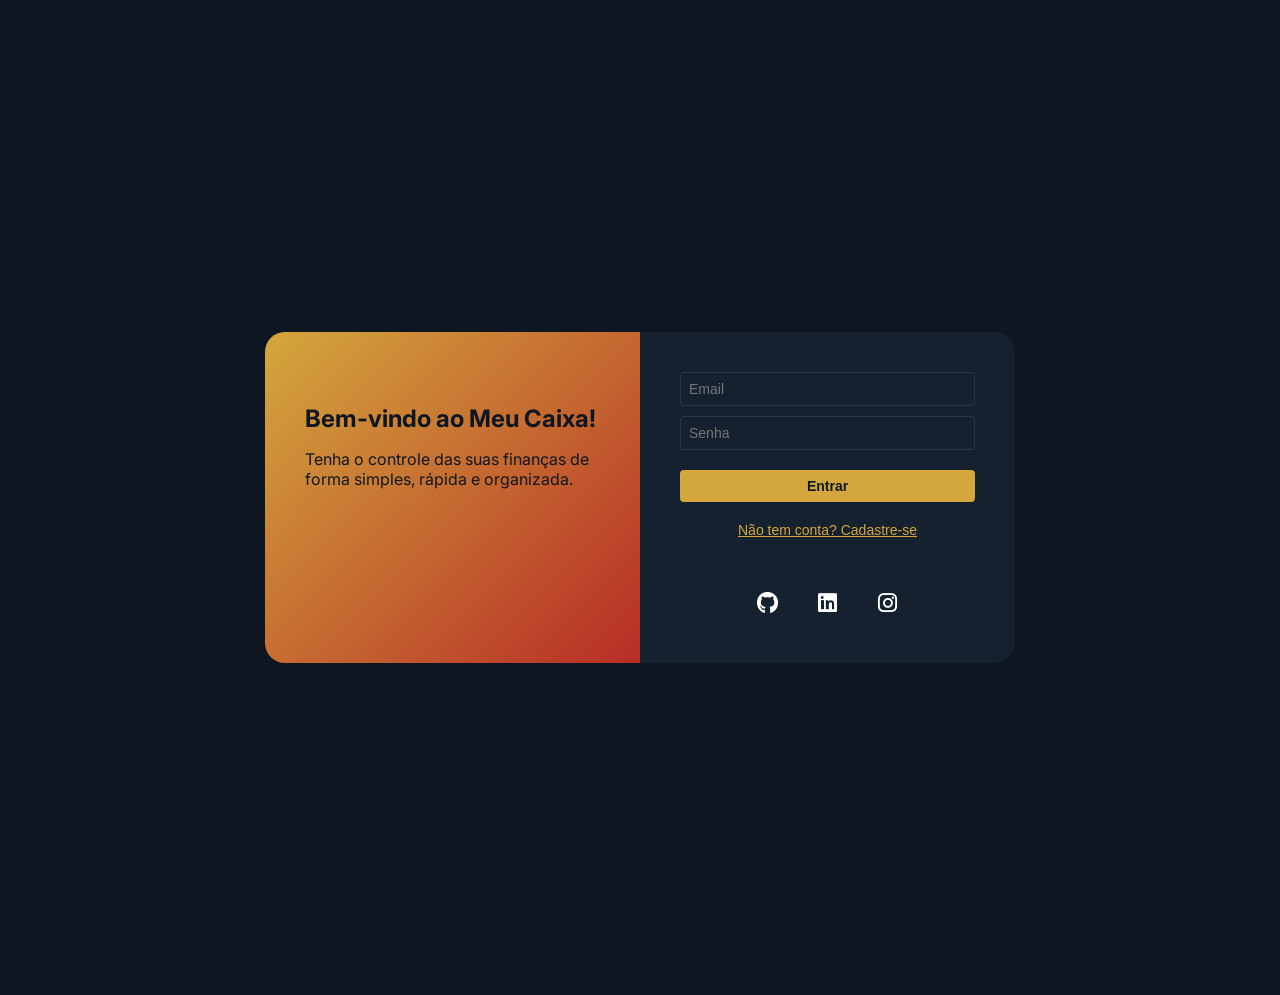
<file: frontend/index.html>
<!DOCTYPE html>
<html lang="pt-BR">
<head>
    <meta charset="UTF-8">
    <title>Meu Caixa - Entrar</title>
    <link rel="stylesheet" href="css/style.css">
    <link rel="stylesheet" href="https://cdnjs.cloudflare.com/ajax/libs/font-awesome/6.5.2/css/all.min.css">
    <link rel="preconnect" href="https://fonts.googleapis.com">
    <link href="https://fonts.googleapis.com/css2?family=Inter:wght@400;600;700&display=swap" rel="stylesheet">
</head>
<body>

<div class="auth-container">
    <div class="auth-painel">
        <h2>Bem-vindo ao Meu Caixa!</h2>
        <p>Tenha o controle das suas finanças de forma simples, rápida e organizada.</p>
    </div>

    <div class="auth-formulario">
        <form id="form-login">
            <input type="email" name="email" placeholder="Email">
            <input type="password" name="senha" placeholder="Senha">
            <p class="erro-form" id="erro-login"></p>
            <button type="submit">Entrar</button>
        </form>

        <button type="button" id="btn-alternar">Não tem conta? Cadastre-se</button>

        <form id="form-registro" style="display: none">
            <input type="text" name="nome" placeholder="Nome">
            <input type="email" name="email" placeholder="Email">
            <input type="password" name="senha" placeholder="Senha">
            <p class="erro-form" id="erro-registro"></p>
            <button type="submit">Cadastrar</button>
        </form>

        <div class="redes-sociais">
            <a href="https://github.com/RafaelSilverioAmerico" target="_blank">
                <i class="fab fa-github"></i>
            </a>

            <a href="https://www.linkedin.com/in/rafael-silverio-americo-b19037364/" target="_blank">
                <i class="fab fa-linkedin"></i>
            </a>

            <a href="https://www.instagram.com/SEU_USUARIO/" target="_blank">
                <i class="fab fa-instagram"></i>
            </a>
        </div>

    </div>

</div>

<script src="js/api.js"></script>
<script src="js/auth.js"></script>
</body>
</html>
</file>
<file: frontend/css/style.css>
:root {
    --bg: #0E1721;
    --surface: #16212F;
    --texto: #EDEAE0;
    --destaque: #D4A73C;
    --erro: #B72D26;
    --borda: #29394B;
}

* {
    box-sizing: border-box;
}

body {
    background-color: var(--bg);
    color: var(--texto);
    font-family: 'Inter', sans-serif;
    padding: 24px
}

h1, h2 {
    color: var(--destaque);
}

input, select, button {
    background-color: var(--surface);
    color: var(--texto);
    border: 1px solid var(--borda);
    padding: 8px;
    border-radius: 4px;
    font-size: 14px;
}

/* Cor do botão*/

button {
    background-color: var(--destaque);
    color: var(--bg);
    font-weight: bold;
    cursor: pointer;
    border: none;
    transition: 0.2s;
}

input:focus, select:focus {
    outline: none;
    border-color: var(--destaque);
    box-shadow: 0 0 0 2px rgba(212, 167, 60, 0.2);
}

button:hover {
    filter: brightness(1.1);
    transform: translateY(-1px);
}

h1, h2 {
    color: var(--destaque);
    margin-top: 32px;
    margin-bottom: 12px;
}


#form-gasto, #lista-gastos {
    background-color: var(--surface);
    border: 1px solid var(--borda);
    border-radius: 8px;
    padding: 16px;
}

#form-gasto {
    display: flex;
    gap: 8px;
    align-items: center;
}

hr {
    border: none;
    border-top: 1px solid var(--borda);
    margin: 24px 0;
}

#lista-gastos div {
    padding: 8px 0;
    border-bottom: 1px solid var(--borda);
}

#lista-gastos div:last-child {
    border-bottom: none;
}

.auth-container {
    display: flex;
    max-width: 750px;
    margin: 300px auto;
    border-radius: 20px;
    overflow: hidden;
}
/* Cor do painel lado esquerdo */

.auth-painel {
    flex: 1;
    background: linear-gradient(135deg, var(--destaque), var(--erro));
    padding: 40px;
    color: var(--bg);
}

.auth-formulario {
    flex: 1;
    background-color: var(--surface);
    padding: 40px;
    display: flex;
    flex-direction: column;
    justify-content: center;
    gap: 12px;
}

#form-login, #form-registro {
    display: flex;
    flex-direction: column;
    gap: 10px;
}

/* Cor do Bem vindo */

.auth-painel h2 {
    color: var(--bg);
}


#btn-alternar {
    background-color: transparent;
    color: var(--destaque);
    border: none;
    text-decoration: underline;
    font-weight: normal;
}

.redes-sociais {
    display: flex;
    justify-content: center;
    gap: 20px;
    margin-top: 25px;
}

.redes-sociais a {
    width: 40px;
    height: 40px;
    display: flex;
    align-items: center;
    justify-content: center;

    color: white;
    font-size: 22px;
    text-decoration: none;

    border-radius: 50%;
    transition: 0.3s;
}

.redes-sociais a:hover {
    transform: translateY(-4px);
    opacity: 0.8;
}

.tab-periodo.ativo {
    background-color: var(--erro);
    color: var(--texto);
}

/* Cor da mensagem de erro */
.erro-form {
    color: var(--erro);
    font-size: 13px;
    margin: 0;
}

.dashboard-grid {
    display: grid;
    grid-template-columns: repeat(3, 1fr);
    gap: 16px;
    margin-top: 24px;
}

.card {
    background-color: var(--surface);
    border: 1px solid var(--borda);
    border-radius: 8px;
    padding: 20px;
}

header {
    display: flex;
    justify-content: space-between;
    align-items: center;
}
</file>
